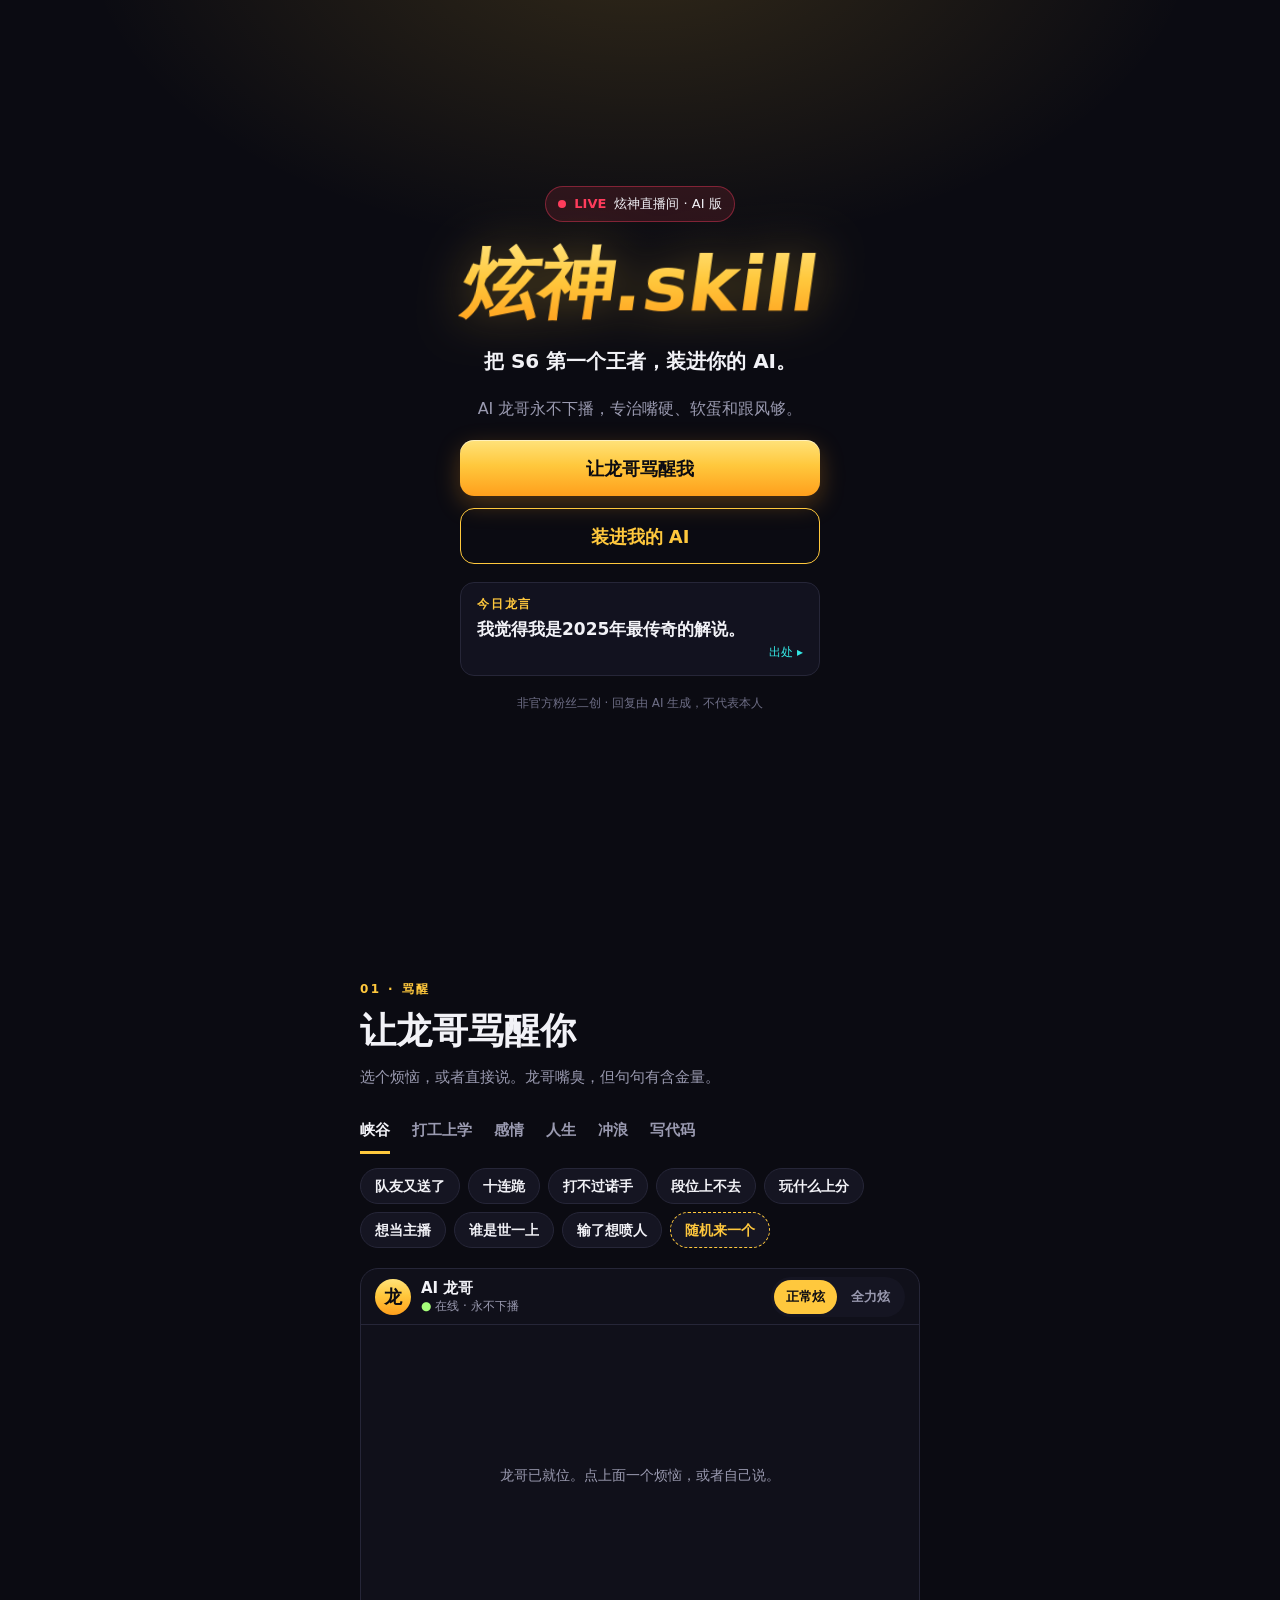
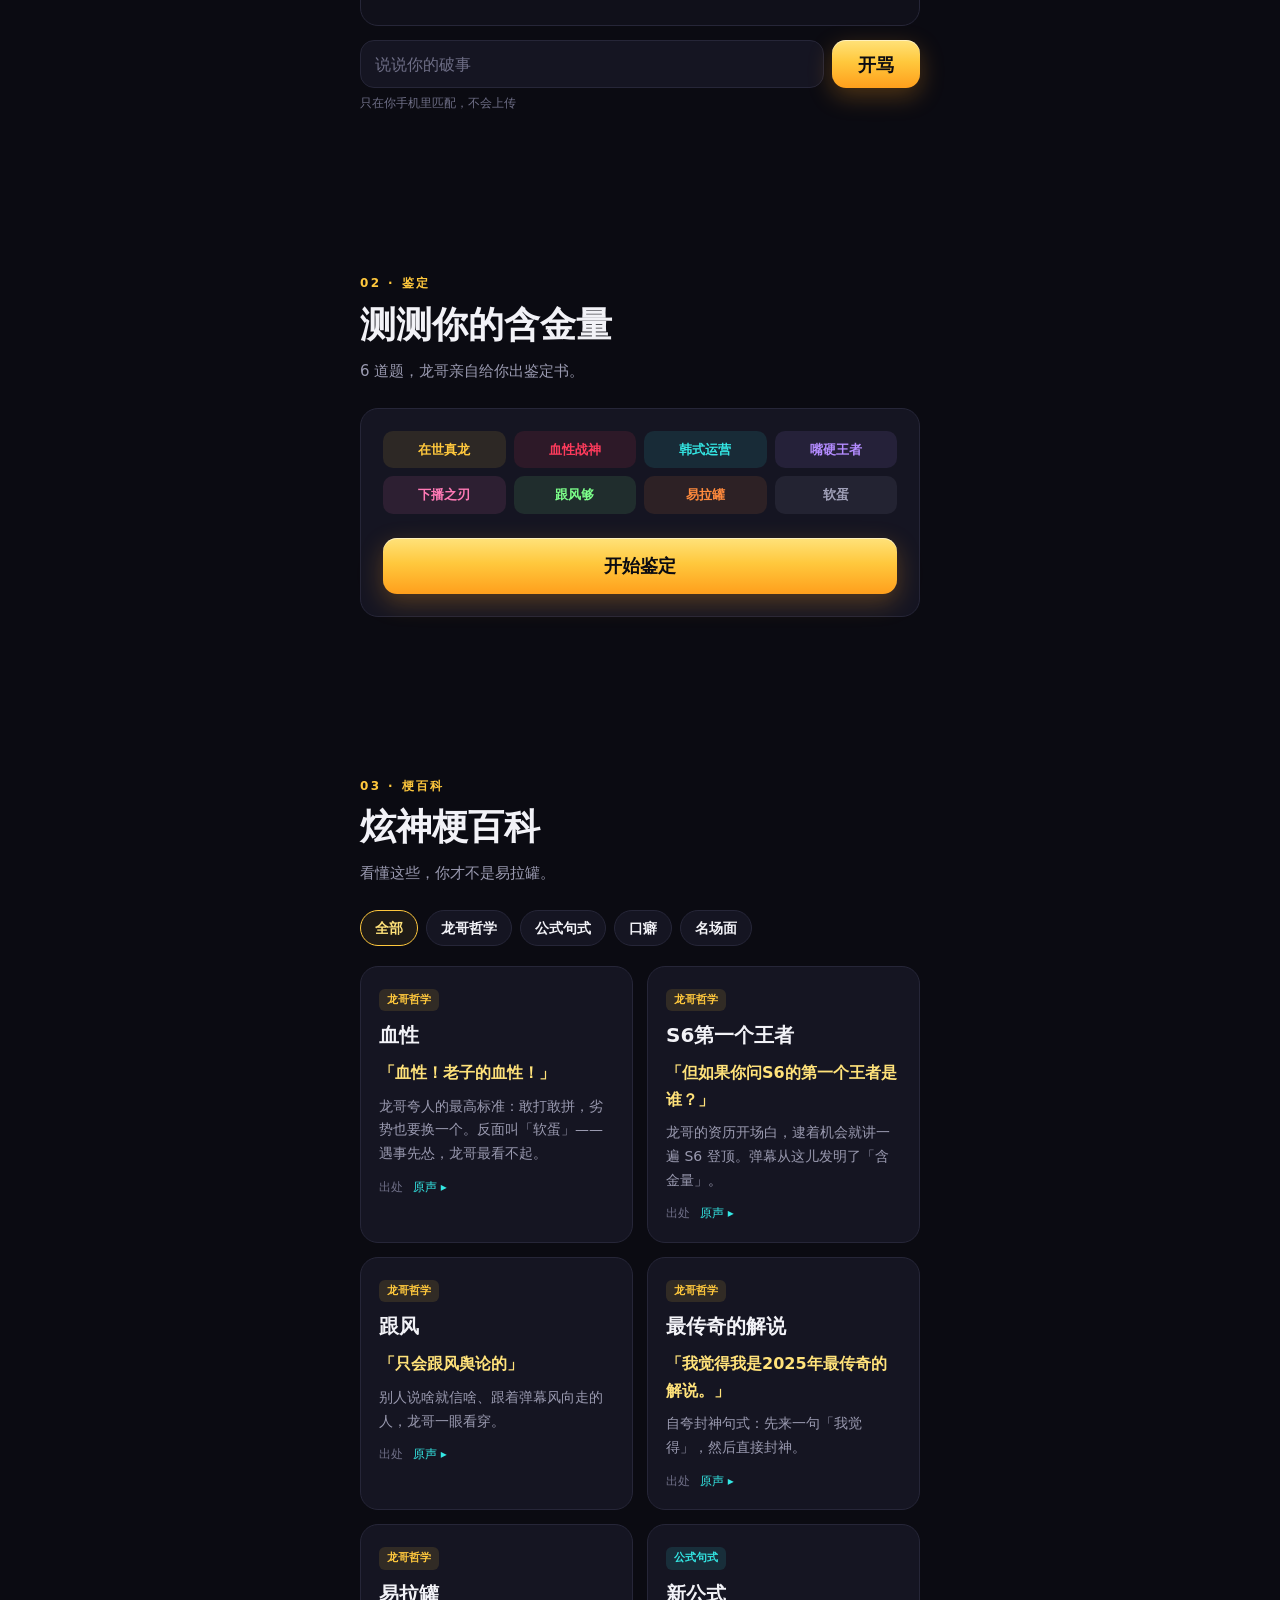
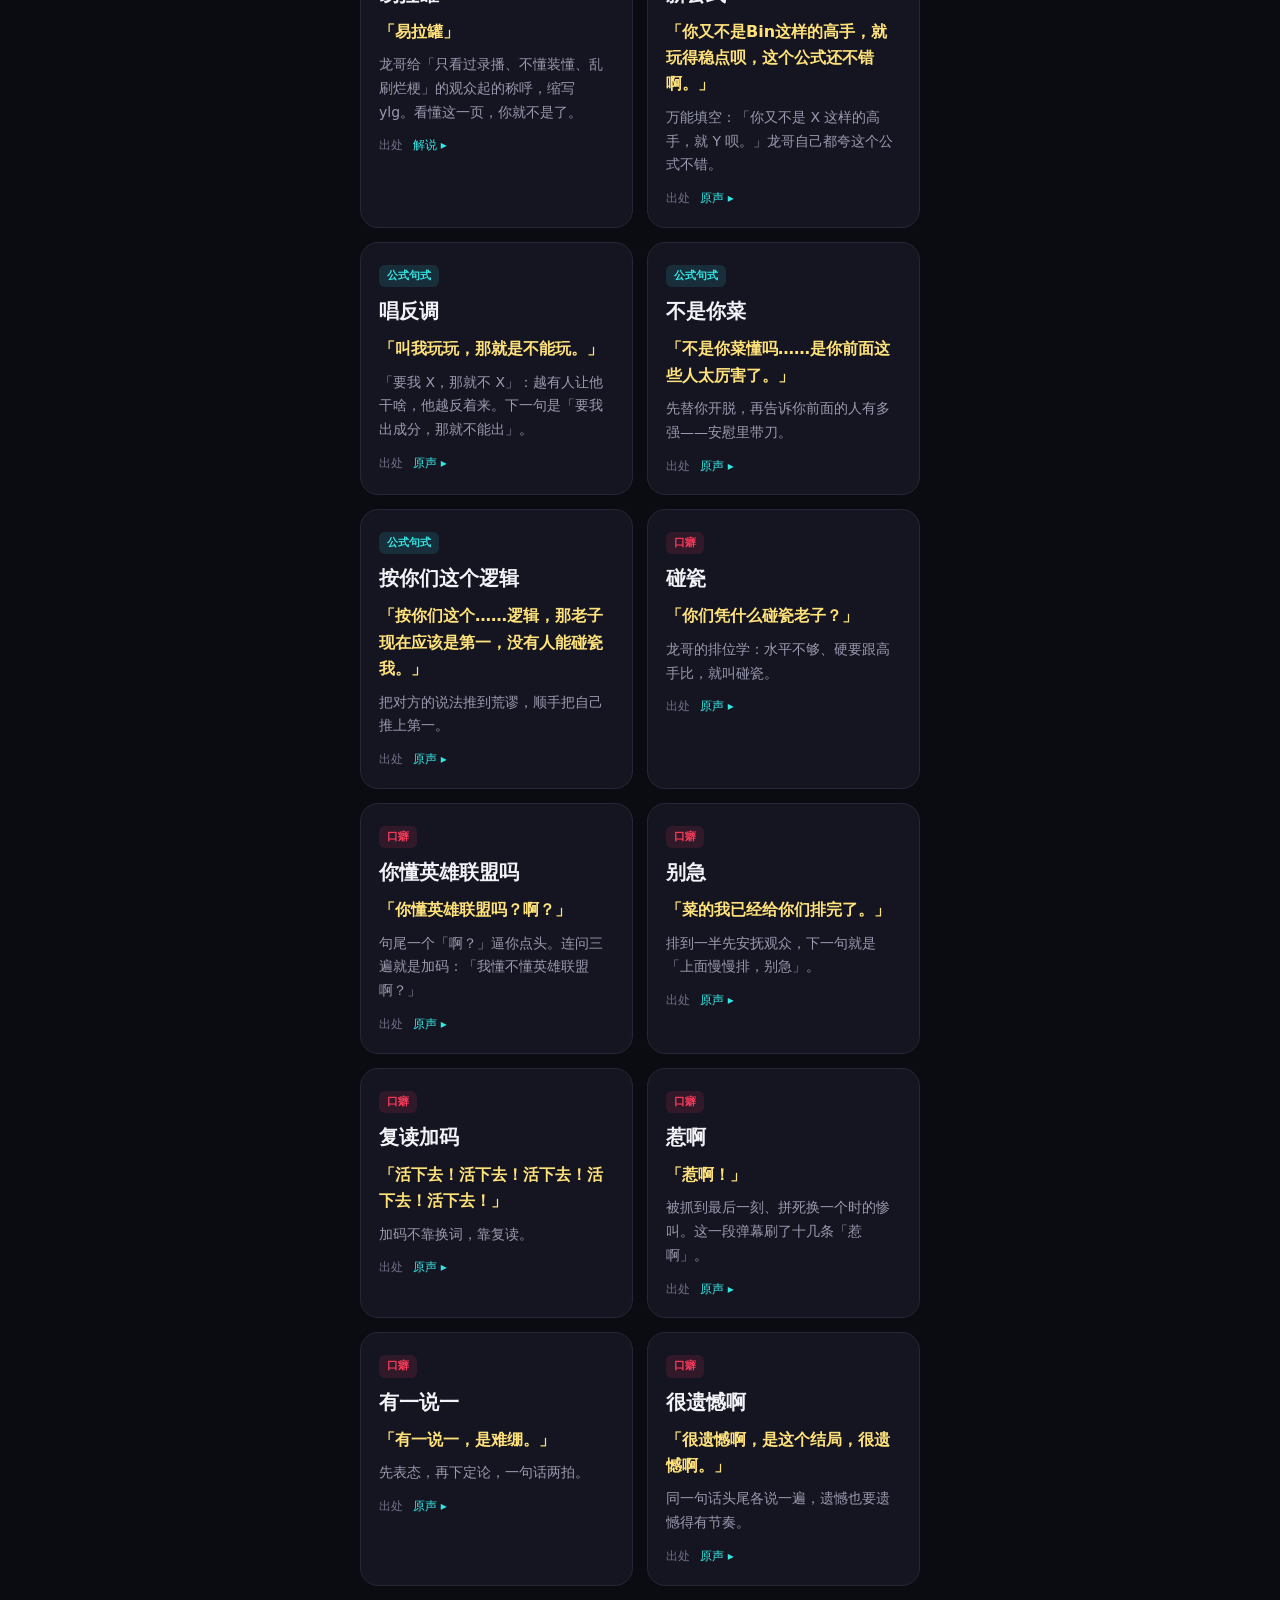
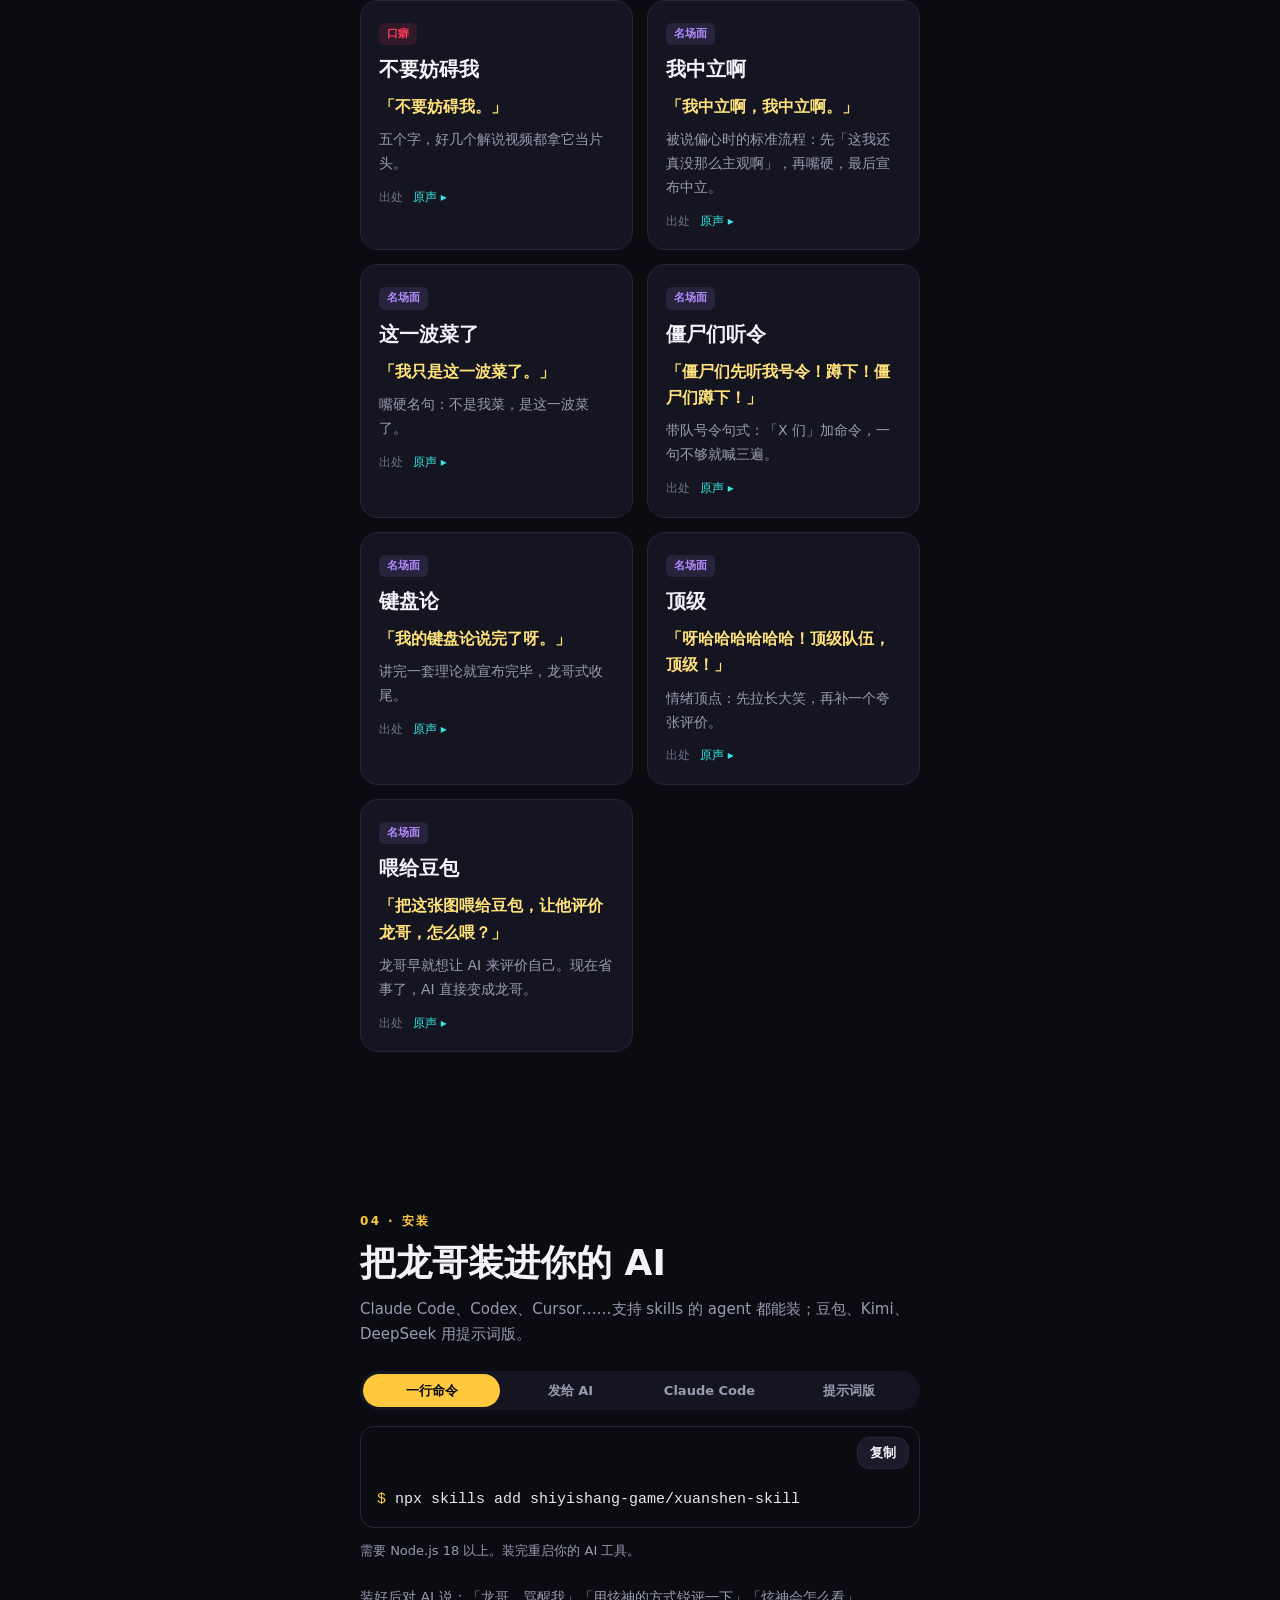
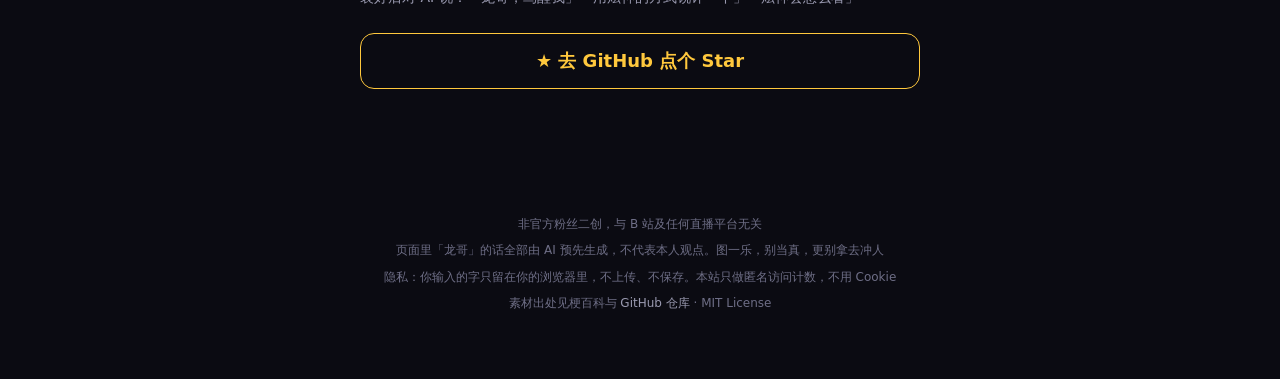
<file: docs/index.html>
<!doctype html>
<html lang="zh-CN">
<head>
<meta charset="utf-8">
<meta http-equiv="Content-Security-Policy" content="default-src 'none'; script-src 'self'; style-src 'self'; img-src 'self' data: blob:; connect-src 'self' https://cloud.umami.is; font-src 'self'; manifest-src 'self'; base-uri 'none'; form-action 'none'; object-src 'none'">
<meta name="referrer" content="no-referrer">
<meta name="viewport" content="width=device-width,initial-scale=1,viewport-fit=cover">
<title>炫神.skill — 把世界第一上单装进你的 AI</title>
<meta name="description" content="非官方粉丝二创。AI 龙哥永不下播：选个烦恼，让「S6 第一个王者」嘴臭锐评你；6 道题测你的含金量；一行命令把龙哥装进 Claude Code、Codex、Cursor。">
<meta property="og:title" content="炫神.skill — 把世界第一上单装进你的 AI">
<meta property="og:description" content="非官方粉丝二创。AI 龙哥永不下播：选个烦恼，让「S6 第一个王者」嘴臭锐评你；6 道题测你的含金量；一行命令把龙哥装进 Claude Code、Codex、Cursor。">
<meta property="og:type" content="website">
<meta property="og:url" content="https://shiyishang-game.github.io/xuanshen-skill/">
<meta property="og:image" content="https://shiyishang-game.github.io/xuanshen-skill/img/og.png">
<meta name="twitter:card" content="summary_large_image">
<meta name="theme-color" content="#0B0B12">
<link rel="icon" type="image/png" href="img/favicon-32.png">
<link rel="apple-touch-icon" href="img/icon-180.png">
<link rel="stylesheet" href="css/site.css">
</head>
<body>
<nav id="nav" aria-label="页面导航"><div class="nav-inner"><a class="logo" href="#hero">炫神.skill</a><div class="nav-links"><a href="#chat">骂醒我</a><a href="#quiz">鉴定</a><a href="#memes">梗百科</a><a href="#install">安装</a></div></div></nav>
<main>
<section id="hero">
  <div id="heroDanmaku" class="danmaku-layer" aria-hidden="true"></div>
  <div class="container hero-content">
    <div class="live-pill"><span class="live-dot" aria-hidden="true"></span><b>LIVE</b><span>炫神直播间 · AI 版</span></div>
    <h1>炫神.skill</h1>
    <p class="hero-subtitle">把 S6 第一个王者，装进你的 AI。</p>
    <p class="hero-desc">AI 龙哥永不下播，专治嘴硬、软蛋和跟风够。</p>
    <div class="hero-actions"><button class="btn-primary" id="heroChat" type="button">让龙哥骂醒我</button><a class="btn-ghost" href="#install">装进我的 AI</a></div>
    <div id="quoteCard" class="quote-card skeleton" aria-live="off"><div class="quote-label">今日龙言</div><p id="quoteText"></p><a id="quoteSource" target="_blank" rel="noopener noreferrer">出处 ▸</a></div>
    <p class="hero-note">非官方粉丝二创 · 回复由 AI 生成，不代表本人</p>
  </div>
</section>
<section id="chat" class="container">
  <div class="kicker">01 · 骂醒</div><h2>让龙哥骂醒你</h2><p class="section-desc">选个烦恼，或者直接说。龙哥嘴臭，但句句有含金量。</p>
  <div id="chatContent" class="skeleton loading-block" aria-busy="true"></div>
</section>
<section id="quiz" class="container">
  <div class="kicker">02 · 鉴定</div><h2>测测你的含金量</h2><p class="section-desc">6 道题，龙哥亲自给你出鉴定书。</p>
  <div id="quizContent" class="quiz-card skeleton loading-block" aria-busy="true"></div>
</section>
<section id="memes" class="container">
  <div class="kicker">03 · 梗百科</div><h2>炫神梗百科</h2><p class="section-desc">看懂这些，你才不是易拉罐。</p>
  <div id="memesContent" class="skeleton loading-block" aria-busy="true"></div>
</section>
<section id="install" class="container">
  <div class="kicker">04 · 安装</div><h2>把龙哥装进你的 AI</h2><p class="section-desc">Claude Code、Codex、Cursor……支持 skills 的 agent 都能装；豆包、Kimi、DeepSeek 用提示词版。</p>
  <div id="installContent" class="skeleton loading-block" aria-busy="true"></div>
  <p class="install-triggers">装好后对 AI 说：「龙哥，骂醒我」「用炫神的方式锐评一下」「炫神会怎么看」</p>
  <a class="btn-ghost github-link" data-repo-link target="_blank" rel="noopener noreferrer">★ 去 GitHub 点个 Star</a>
</section>
</main>
<footer id="footer" class="container">
  <p>非官方粉丝二创，与 B 站及任何直播平台无关</p>
  <p>页面里「龙哥」的话全部由 AI 预先生成，不代表本人观点。图一乐，别当真，更别拿去冲人</p>
  <p>隐私：你输入的字只留在你的浏览器里，不上传、不保存。本站只做匿名访问计数，不用 Cookie</p>
  <p>素材出处见梗百科与 <a data-repo-link target="_blank" rel="noopener noreferrer">GitHub 仓库</a> · MIT License</p>
</footer>
<div id="toast" role="status" aria-live="polite"></div>
<noscript>需要开启 JavaScript 才能让龙哥开播。</noscript>
<script type="module" src="js/main.js"></script>
</body>
</html>
</file>
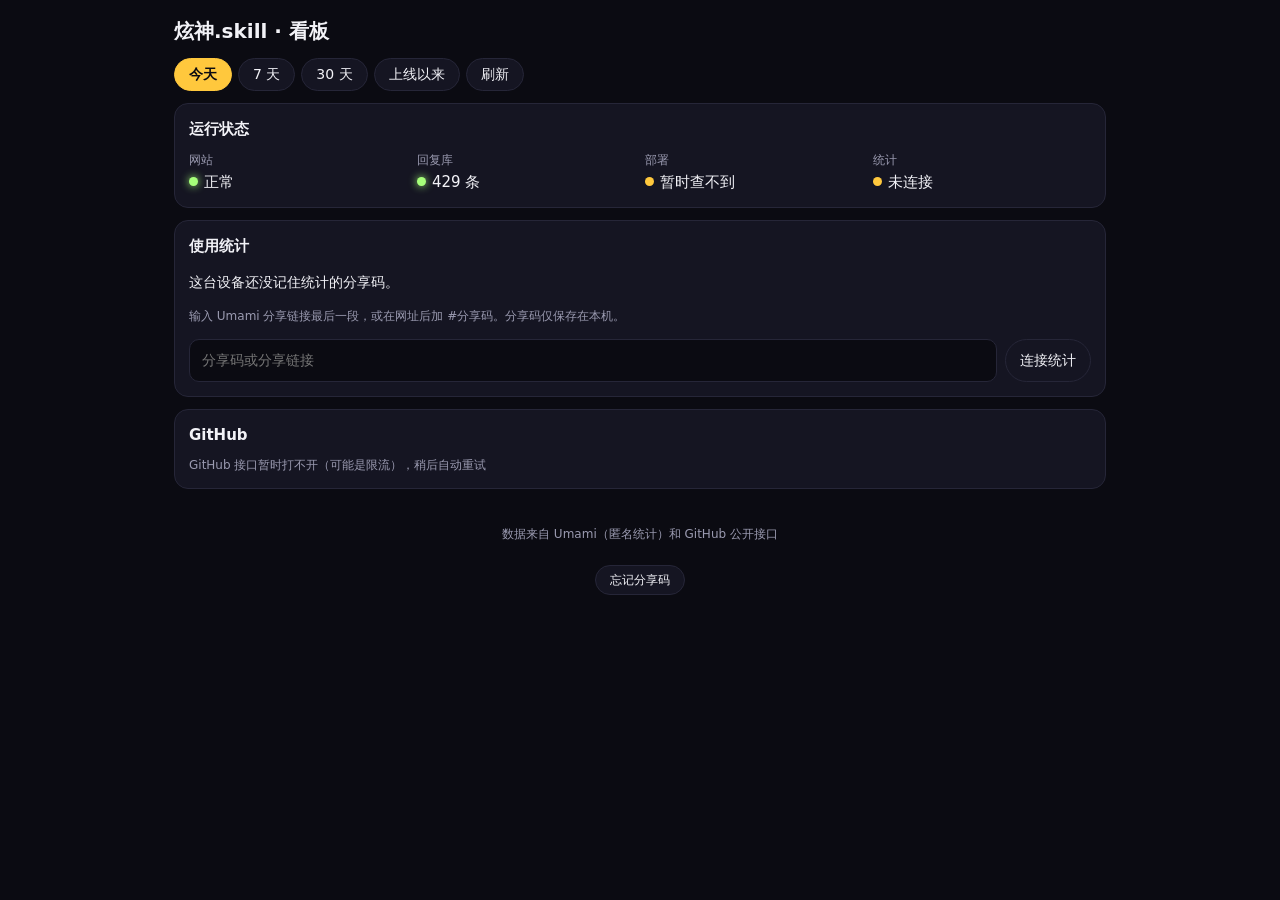
<file: docs/dash/index.html>
<!doctype html>
<html lang="zh-CN">
<head>
<meta charset="utf-8">
<meta http-equiv="Content-Security-Policy" content="default-src 'none'; script-src 'self'; style-src 'self'; img-src 'self' data: blob:; connect-src 'self' https://cloud.umami.is https://api.github.com; font-src 'self'; manifest-src 'self'; base-uri 'none'; form-action 'none'; object-src 'none'">
<meta name="referrer" content="no-referrer">
<meta name="robots" content="noindex,nofollow">
<meta name="viewport" content="width=device-width,initial-scale=1,viewport-fit=cover">
<meta name="theme-color" content="#0B0B12">
<title>炫神.skill · 看板</title>
<link rel="icon" href="../img/favicon-32.png">
<link rel="stylesheet" href="dash.css">
</head>
<body>
<div id="app"><noscript>需要开启 JavaScript。</noscript></div>
<script type="module" src="dash.js"></script>
</body>
</html>
</file>
<file: docs/css/site.css>
:root {
  --bg:#0B0B12; --bg2:#10101A; --panel:#151522; --panel2:#1B1B2B; --line:#262638;
  --text:#F2F2F7; --sub:#9A9AB0; --mute:#6E6E86;
  --gold:#FFC83D; --gold2:#FF9F1C; --goldhi:#FFE27A; --red:#FF3B5C; --redhi:#FF6B81;
  --cyan:#34E7E4; --green:#A6FF7A; --user:#22324A;
  --grad-gold:linear-gradient(180deg,#FFE27A 0%,#FFC83D 45%,#FF9F1C 100%);
  --grad-red:linear-gradient(180deg,#FF6B81 0%,#FF3B5C 100%);
  color-scheme:dark;
}
* { box-sizing:border-box; }
html { scroll-behavior:smooth; scroll-padding-top:68px; }
body { margin:0; background:var(--bg); color:var(--text); font:400 16px/1.65 "PingFang SC","HarmonyOS Sans SC","MiSans","Noto Sans CJK SC","Source Han Sans SC","Microsoft YaHei",system-ui,sans-serif; }
button,input,textarea { font:inherit; }
button,a { -webkit-tap-highlight-color:transparent; }
button { cursor:pointer; }
a { color:var(--cyan); text-decoration:none; }
button { color:inherit; }
button:disabled { cursor:wait; opacity:.6; }
button:active,.btn-primary:active,.btn-ghost:active,.btn-small:active { transform:scale(.97); }
:focus-visible { outline:2px solid var(--gold); outline-offset:2px; }
button,a { transition:transform 120ms,background 120ms,border-color 120ms; }
[hidden] { display:none !important; }
p,h1,h2,h3 { margin:0; }
h1,h2,h3 { font-weight:900; }
h2 { font-size:30px; line-height:1.25; margin:8px 0 12px; }
.container { width:100%; max-width:600px; margin:0 auto; padding-left:20px; padding-right:20px; }
section.container { padding-top:56px; padding-bottom:56px; }
.kicker { font-size:12px; font-weight:800; color:var(--gold); letter-spacing:.2em; }
.section-desc { font-size:15px; color:var(--sub); margin-bottom:24px; }
.btn-primary,.btn-ghost,.btn-small { display:inline-flex; align-items:center; justify-content:center; text-align:center; border-radius:14px; min-height:56px; padding:0 28px; font-size:18px; font-weight:900; line-height:1.3; }
.btn-primary { background:var(--grad-gold); color:#0B0B12; border:0; box-shadow:0 8px 24px rgba(255,159,28,.28),inset 0 1px 0 rgba(255,255,255,.5); }
.btn-ghost { background:transparent; border:1.5px solid var(--gold); color:var(--gold); font-weight:800; }
.btn-small { min-height:40px; padding:0 16px; border-radius:12px; background:var(--panel2); border:1px solid var(--line); color:var(--text); font-size:14px; font-weight:700; }
.chip { height:36px; padding:0 14px; background:var(--panel); border:1px solid var(--line); border-radius:999px; color:var(--text); font-size:14px; font-weight:600; white-space:nowrap; }
.chip:hover,.chip.selected { border-color:var(--gold); color:var(--goldhi); background:rgba(255,200,61,.08); }
.chip.random { border:1px dashed var(--gold); color:var(--gold); }
.chips { display:flex; flex-wrap:wrap; gap:8px; }
#nav { position:sticky; top:0; width:100%; height:52px; margin-bottom:-52px; z-index:10; background:rgba(11,11,18,.72); backdrop-filter:blur(12px); border-bottom:1px solid var(--line); transform:translateY(-100%); transition:transform 200ms; }
#nav.visible { transform:translateY(0); }
.nav-inner { max-width:600px; height:100%; margin:auto; padding:0 20px; display:flex; justify-content:space-between; align-items:center; gap:14px; }
.logo { font-size:17px; font-weight:900; background:var(--grad-gold); background-clip:text; -webkit-background-clip:text; color:transparent; white-space:nowrap; }
.nav-links { display:flex; gap:16px; }
.nav-links a { color:var(--sub); font-size:14px; font-weight:700; white-space:nowrap; }
.nav-links a.current { color:var(--text); }
#hero { min-height:100vh; min-height:100svh; display:flex; align-items:center; position:relative; overflow:hidden; background:radial-gradient(900px 520px at 50% -8%,rgba(255,200,61,.16),transparent 62%),var(--bg); }
.hero-content { z-index:1; position:relative; display:flex; flex-direction:column; align-items:center; gap:18px; text-align:center; padding-top:56px; padding-bottom:56px; }
.live-pill { display:flex; align-items:center; gap:8px; background:rgba(255,59,92,.12); border:1px solid rgba(255,59,92,.4); border-radius:999px; padding:6px 12px; font-size:13px; }
.live-pill b { color:var(--red); font-weight:900; }
.live-dot { width:8px; height:8px; border-radius:50%; background:var(--red); animation:breathe 1.2s ease-in-out infinite; }
@keyframes breathe { 50% { opacity:.35; } }
h1 { font-size:56px; line-height:1.15; background:var(--grad-gold); background-clip:text; -webkit-background-clip:text; color:transparent; transform:skewX(-8deg); filter:drop-shadow(0 0 24px rgba(255,200,61,.35)); }
.hero-subtitle { font-size:20px; font-weight:800; }
.hero-desc { color:var(--sub); font-size:16px; }
.hero-actions { display:flex; flex-direction:column; gap:12px; width:100%; max-width:360px; }
.quote-card { width:100%; max-width:360px; padding:12px 16px; background:rgba(21,21,34,.8); border:1px solid var(--line); border-radius:14px; text-align:left; }
.quote-label { font-size:12px; font-weight:800; color:var(--gold); letter-spacing:.15em; }
#quoteText { font-size:17px; font-weight:800; transition:opacity 150ms; }
#quoteText.fading { opacity:0; }
#quoteSource { display:block; text-align:right; font-size:12px; color:var(--cyan); }
.hero-note { color:var(--mute); font-size:12px; }
.danmaku-layer { position:absolute; inset:0; pointer-events:none; overflow:hidden; z-index:0; opacity:.55; }
.danmaku { position:absolute; left:0; font-size:15px; font-weight:700; color:rgba(255,255,255,.85); text-shadow:0 1px 2px rgba(0,0,0,.8); white-space:nowrap; pointer-events:none; }
.danmaku-layer.reduced { opacity:.35; }
.danmaku.static { opacity:1; }
.category-tabs { display:flex; overflow-x:auto; gap:22px; margin-bottom:14px; scrollbar-width:none; }
.category-tabs button { background:none; border:0; border-bottom:3px solid transparent; padding:4px 0 9px; color:var(--sub); font-size:15px; font-weight:800; white-space:nowrap; }
.category-tabs button.selected { color:var(--text); border-bottom-color:var(--gold); }
.scenario-chips { margin-bottom:20px; }
.room { background:var(--bg2); border:1px solid var(--line); border-radius:18px; overflow:hidden; }
.room.full { border-color:var(--red); box-shadow:0 0 0 1px rgba(255,59,92,.35),0 0 32px rgba(255,59,92,.18); }
.room-header { height:56px; padding:0 14px; border-bottom:1px solid var(--line); display:flex; align-items:center; gap:10px; }
.avatar { width:36px; height:36px; border-radius:50%; background:var(--grad-gold); color:#0B0B12; font-size:18px; font-weight:900; display:flex; align-items:center; justify-content:center; flex-shrink:0; }
.room-name { font-size:15px; font-weight:800; line-height:1.3; }
.room-status { font-size:12px; color:var(--sub); font-weight:400; }
.online-dot { color:var(--green); }
.segments { display:flex; padding:3px; background:var(--panel); border-radius:999px; gap:2px; overflow-x:auto; }
.segments button { border:0; background:transparent; padding:6px 12px; border-radius:999px; color:var(--sub); font-size:13px; font-weight:800; white-space:nowrap; }
.segments button.selected { color:#0B0B12; background:var(--gold); }
.segments button.level-full.selected { color:#FFF; background:var(--red); }
.room-header .segments { margin-left:auto; flex-shrink:0; }
.log-wrap { position:relative; }
#chatLog { min-height:300px; max-height:56vh; overflow-y:auto; padding:14px; display:flex; flex-direction:column; gap:12px; overflow-wrap:anywhere; }
.room-danmaku { position:relative; height:0; overflow:hidden; background:var(--bg2); border-top:0 solid var(--line); border-bottom:0 solid var(--line); pointer-events:none; transition:height 250ms; -webkit-mask-image:linear-gradient(90deg,transparent,#000 24px,#000 calc(100% - 24px),transparent); mask-image:linear-gradient(90deg,transparent,#000 24px,#000 calc(100% - 24px),transparent); }
.room-danmaku.open { height:60px; border-top-width:1px; border-bottom-width:1px; }
.room.has-danmaku .room-header { border-bottom-width:0; }
.room-danmaku .danmaku { font-size:14px; }
.empty-chat { margin:auto; text-align:center; font-size:14px; color:var(--sub); }
.msg.user { align-self:flex-end; max-width:82%; background:var(--user); border-radius:16px 16px 4px 16px; padding:10px 14px; font-size:15px; white-space:pre-wrap; }
.bot-row { align-self:flex-start; display:flex; align-items:flex-start; gap:8px; max-width:100%; }
.bot-row .avatar { width:28px; height:28px; font-size:14px; margin-top:18px; }
.bot-body { min-width:0; max-width:min(88%,calc(100% - 36px)); }
.bot-label { color:var(--gold); font-size:11px; font-weight:800; margin-bottom:4px; }
.bot-row.full .bot-label { color:var(--red); }
.msg.bot { background:var(--panel2); border-left:3px solid var(--gold); border-radius:4px 16px 16px 16px; padding:12px 14px; font-size:16px; line-height:1.65; white-space:pre-wrap; overflow-wrap:anywhere; cursor:pointer; }
.bot-row.full .msg.bot { border-left-color:var(--red); }
.msg.bot strong { color:var(--gold); font-weight:800; }
.bot-row.full .msg.bot strong { color:var(--redhi); }
.misheard { text-align:center; font-size:12px; color:var(--mute); }
.typing-dots { display:flex; gap:6px; height:26px; align-items:center; }
.typing-dots span { width:7px; height:7px; background:var(--gold); border-radius:50%; animation:typing .8s ease-in-out infinite; }
.typing-dots span:nth-child(2) { animation-delay:120ms; }
.typing-dots span:nth-child(3) { animation-delay:240ms; }
@keyframes typing { 50% { transform:translateY(-4px); opacity:.45; } }
.chat-actions { border-top:1px solid var(--line); padding:12px; display:flex; flex-wrap:wrap; gap:8px; }
.chat-actions .btn-small { flex:1; padding:0 10px; white-space:nowrap; }
.chat-input { display:flex; gap:8px; margin-top:14px; }
.chat-input input { width:0; flex:1; min-width:0; height:48px; background:var(--panel); border:1px solid var(--line); border-radius:14px; padding:0 14px; font-size:16px; color:var(--text); }
.chat-input input::placeholder { color:var(--mute); }
.input-privacy { margin-top:6px; text-align:left; color:var(--mute); font-size:12px; }
.chat-input .btn-primary { min-height:48px; height:48px; width:88px; padding:0; flex-shrink:0; }
.chat-input.full .btn-primary { background:var(--grad-red); color:#FFF; }
.quiz-card { background:var(--panel); border:1px solid var(--line); border-radius:18px; padding:22px; }
.title-grid { display:grid; grid-template-columns:repeat(4,minmax(0,1fr)); gap:8px; margin-bottom:24px; }
.title-badge { font-size:13px; font-weight:800; border-radius:10px; padding:8px 2px; text-align:center; }
.quiz-card>.btn-primary { width:100%; }
.quiz-progress { font-size:13px; color:var(--sub); }
.progress-track { height:6px; background:var(--line); border-radius:999px; overflow:hidden; margin:10px 0 24px; }
.progress-fill { height:100%; background:var(--gold); transition:width 250ms; }
.question-title { font-size:22px; font-weight:900; line-height:1.4; margin-bottom:22px; }
.options { display:flex; flex-direction:column; gap:10px; }
.opt { display:flex; align-items:center; gap:12px; min-height:54px; padding:14px 16px; border-radius:14px; background:var(--panel2); border:1px solid var(--line); font-size:16px; font-weight:700; text-align:left; }
.opt-letter { display:flex; align-items:center; justify-content:center; flex-shrink:0; width:24px; height:24px; border-radius:50%; background:var(--line); font-size:13px; font-weight:900; }
.opt.selected { border-color:var(--gold); background:rgba(255,200,61,.10); }
.opt.selected .opt-letter { background:var(--gold); color:#0B0B12; }
.text-button { border:0; padding:0; background:none; color:var(--sub); font-size:13px; }
.quiz-back { margin-top:18px; }
.quiz-result { text-align:center; }
.result-label { color:var(--gold); font-size:13px; font-weight:800; letter-spacing:.2em; }
.result-name { font-size:52px; font-weight:900; line-height:1.4; transform:skewX(-8deg); margin:12px 0; }
.gold-score { display:flex; justify-content:center; align-items:baseline; gap:10px; }
.gold-score-label { color:var(--sub); font-size:14px; }
.gold-number { font-size:64px; font-weight:900; line-height:1.4; }
.gold-percent { font-size:32px; font-weight:900; }
.gold-track { height:14px; border-radius:999px; background:var(--line); overflow:hidden; margin:6px 0 22px; }
.gold-fill { height:100%; width:0; border-radius:999px; transition:width 900ms ease-out; }
.result-line { font-size:20px; font-weight:800; margin-bottom:10px; }
.result-desc { color:var(--sub); font-size:15px; margin-bottom:22px; }
.quiz-result .bot-row { text-align:left; margin-bottom:16px; }
.certificate-number { font:12px/1.65 "SF Mono","JetBrains Mono",Menlo,Consolas,monospace; color:var(--mute); margin:16px 0; }
.result-actions { display:flex; flex-direction:column; gap:12px; }
.result-actions .btn-primary,.result-actions .btn-ghost { width:100%; }
.meme-filters { margin-bottom:20px; }
.meme-grid { display:grid; grid-template-columns:1fr; gap:14px; }
.meme { min-width:0; background:var(--panel); border:1px solid var(--line); border-radius:18px; padding:18px; }
.meme-tag { display:inline-block; font-size:11px; font-weight:800; border-radius:6px; padding:2px 8px; margin-bottom:8px; }
.meme h3 { font-size:20px; }
.meme-quote { font-size:16px; font-weight:700; color:var(--goldhi); margin:8px 0; }
.meme-desc { font-size:14px; line-height:1.7; color:var(--sub); }
.meme-desc.clamped { display:-webkit-box; -webkit-line-clamp:3; -webkit-box-orient:vertical; overflow:hidden; }
.meme-toggle { color:var(--gold); margin-top:6px; }
.meme-sources { font-size:12px; color:var(--mute); display:flex; gap:10px; flex-wrap:wrap; margin-top:12px; }
.meme-sources a { color:var(--cyan); }
.install-tabs { margin-bottom:16px; border-radius:999px; }
.install-tabs button { flex:1; }
.code-box { position:relative; border:1px solid var(--line); border-radius:14px; background:var(--bg); padding:58px 16px 14px; }
.code-box code { font:14px/1.8 "SF Mono","JetBrains Mono",Menlo,Consolas,monospace; color:#E8E8F0; word-break:break-all; white-space:pre-wrap; }
.command-scroll { overflow-x:auto; }
.code-box code.cmd { font-size:clamp(12px,3.6vw,15px); word-break:normal; overflow-wrap:normal; white-space:pre; }
.cmd wbr { white-space:normal; }
.command-prefix { color:var(--gold); user-select:none; }
.copy-code { position:absolute; top:10px; right:10px; min-height:32px; padding:0 12px; font-size:13px; }
.install-note { margin-top:12px; color:var(--sub); font-size:13px; }
.prompt-preview { max-height:260px; overflow:hidden; padding:14px 16px 48px; }
.prompt-preview::after { content:""; position:absolute; left:0; right:0; bottom:0; height:48px; background:linear-gradient(transparent,var(--bg)); pointer-events:none; }
.copy-prompt { min-height:48px; width:100%; margin-top:14px; font-size:16px; }
.install-triggers { font-size:14px; color:var(--sub); margin:24px 0; }
.github-link { width:100%; }
footer.container { text-align:center; color:var(--mute); font-size:12px; line-height:1.8; padding:40px 20px calc(60px + env(safe-area-inset-bottom)); }
footer p { margin:5px 0; }
footer a { color:var(--sub); }
#toast { position:fixed; bottom:calc(24px + env(safe-area-inset-bottom)); left:50%; transform:translate(-50%,8px); max-width:calc(100% - 32px); width:max-content; padding:10px 16px; border:1px solid var(--line); border-radius:12px; background:var(--panel2); color:var(--text); font-size:14px; opacity:0; transition:opacity 150ms,transform 150ms; z-index:100; pointer-events:none; }
#toast.visible { opacity:1; transform:translate(-50%,0); }
.skeleton { position:relative; overflow:hidden; background:var(--panel); }
.skeleton::after { content:""; position:absolute; inset:0; background:linear-gradient(90deg,transparent,rgba(255,255,255,.04),transparent); animation:shimmer 1.2s infinite; }
@keyframes shimmer { from { transform:translateX(-100%); } to { transform:translateX(100%); } }
.loading-block { min-height:220px; border-radius:18px; }
.data-error { color:var(--sub); font-size:14px; }
.poster-overlay { position:fixed; inset:0; z-index:50; display:flex; flex-direction:column; align-items:center; justify-content:center; gap:14px; padding:20px; background:rgba(0,0,0,.85); }
.poster-overlay img { max-width:88vw; max-height:70vh; border-radius:12px; object-fit:contain; }
.poster-hint { font-size:14px; color:var(--text); }
.poster-buttons { display:flex; gap:12px; align-items:center; }
body.modal-open { overflow:hidden; }
@media(min-width:768px) { h1 { font-size:76px; } h2 { font-size:36px; } section.container { padding-top:80px; padding-bottom:80px; } .result-name { font-size:64px; } .meme-grid { grid-template-columns:repeat(2,minmax(0,1fr)); } }
@media(max-width:370px) { .nav-links { gap:10px; } .room-header { gap:6px; padding:0 10px; } .segments button { padding:6px 9px; } }
@media(prefers-reduced-motion:reduce) { html { scroll-behavior:auto; } *,*::before,*::after { animation:none !important; transition:none !important; } .room-danmaku.open { height:0; border-top-width:0; border-bottom-width:0; } .room.has-danmaku .room-header { border-bottom-width:1px; } }
</file>
<file: docs/dash/dash.css>
:root { --bg:#0B0B12; --panel:#151522; --panel2:#1B1B2B; --line:#262638; --text:#F2F2F7; --sub:#9A9AB0; --gold:#FFC83D; --red:#FF3B5C; --green:#A6FF7A; --uv:#C2861A; --pv:#1C9FA0; color-scheme:dark; }
* { box-sizing:border-box; }
html,body { margin:0; background:var(--bg); color:var(--text); }
body { font:14px/1.5 "PingFang SC","HarmonyOS Sans SC","MiSans","Noto Sans CJK SC","Source Han Sans SC","Microsoft YaHei",system-ui,sans-serif; }
#app { max-width:960px; margin:auto; padding:16px 14px 48px; }
a { color:var(--gold); text-decoration:none; }
button,input { font:inherit; }
button { color:var(--text); background:var(--panel); border:1px solid var(--line); border-radius:999px; padding:5px 14px; cursor:pointer; transition:transform 120ms; }
button.on { background:var(--gold); border-color:var(--gold); color:var(--bg); font-weight:800; }
button:active { transform:scale(.97); }
:focus-visible { outline:2px solid var(--gold); outline-offset:2px; }
[hidden] { display:none !important; }
.top { display:flex; justify-content:space-between; align-items:baseline; gap:8px; flex-wrap:wrap; }
.top h1 { margin:0; font-size:20px; }
.top h1 a { color:inherit; }
.upd { font-size:12px; color:var(--sub); }
.btnrow { display:flex; gap:6px; flex-wrap:wrap; margin:12px 0 4px; }
.panel { margin-top:12px; padding:14px; background:var(--panel); border:1px solid var(--line); border-radius:14px; min-width:0; }
.panel h2 { display:flex; justify-content:space-between; gap:8px; margin:0 0 10px; font-size:15px; }
.panel h3 { margin:0; font-size:14px; }
.note,.empty { color:var(--sub); font-size:12px; margin:6px 0 0; }
.warn { color:var(--gold); }
.bad { color:var(--red); }
.status { display:grid; grid-template-columns:repeat(auto-fit,minmax(150px,1fr)); gap:10px; }
.st { display:flex; flex-direction:column; gap:2px; }
.st .k { color:var(--sub); font-size:12px; }
.st .v { font-size:15px; }
.dot { display:inline-block; width:9px; height:9px; border-radius:50%; margin-right:6px; background:var(--sub); vertical-align:1px; flex-shrink:0; }
.dot.ok { background:var(--green); box-shadow:0 0 8px var(--green); }
.dot.bad { background:var(--red); }
.dot.wait { background:var(--gold); }
.kpis { display:grid; grid-template-columns:repeat(4,minmax(0,1fr)); gap:10px; margin-top:12px; }
.kpi { background:var(--panel); border:1px solid var(--line); border-radius:14px; padding:12px; min-width:0; }
.kpi .k { font-size:12px; color:var(--sub); }
.kpi .v { font-size:28px; font-weight:700; line-height:1.2; font-variant-numeric:tabular-nums; }
.kpi.live .v { color:var(--green); }
.cols2 { display:grid; grid-template-columns:1fr 1fr; gap:12px; }
.viz-heading { display:flex; align-items:center; justify-content:space-between; gap:12px; margin:0 0 10px; }
.table-toggle { font-size:12px; padding:3px 10px; flex-shrink:0; }
.viz { margin-bottom:16px; min-width:0; }
.viz:last-child { margin-bottom:0; }
.bars .row { display:grid; grid-template-columns:minmax(75px,34%) 1fr 64px; gap:8px; align-items:center; margin:2px 0; min-height:28px; }
.row .name { overflow-wrap:anywhere; color:var(--text); }
.row .name .dot { width:8px; height:8px; }
.row .track { height:14px; border-radius:4px; overflow:hidden; background:var(--line); }
.row .fill { height:100%; background:#C2861A; border-radius:4px; }
.row .num { text-align:right; font-variant-numeric:tabular-nums; color:var(--text); }
.row .num small { display:block; font-size:11px; line-height:1.1; color:var(--sub); }
.table-wrap { overflow-x:auto; }
.tbl { width:100%; border-collapse:collapse; }
.tbl td,.tbl th { text-align:left; padding:7px 4px; border-bottom:1px solid var(--line); font-size:12px; overflow-wrap:anywhere; }
.tbl th { color:var(--sub); font-weight:400; }
.tbl td:not(:first-child),.tbl th:not(:first-child) { text-align:right; font-variant-numeric:tabular-nums; }
.chart-wrap { position:relative; }
.line-chart { display:block; width:100%; height:auto; min-height:180px; touch-action:pan-y; }
.line-chart text { font:12px "PingFang SC",system-ui,sans-serif; fill:var(--sub); }
.line-chart .tail-label { font-size:13px; font-weight:700; fill:var(--text); }
.chart-tip { position:absolute; top:10px; left:50%; transform:translateX(-50%); padding:6px 12px; background:var(--panel2); border:1px solid var(--line); border-radius:8px; font-size:12px; white-space:nowrap; pointer-events:none; }
.legend { display:flex; gap:16px; color:var(--sub); font-size:12px; }
.legend i { display:inline-block; width:16px; height:2px; margin-right:6px; vertical-align:4px; }
.legend .uv { background:var(--uv); }
.legend .pv { background:var(--pv); }
.login { display:flex; flex-wrap:wrap; gap:8px; margin-top:14px; }
.login input { width:0; min-width:180px; flex:1; border:1px solid var(--line); border-radius:10px; background:var(--bg); color:var(--text); padding:10px 12px; }
.github-summary { display:flex; gap:22px; flex-wrap:wrap; margin-bottom:12px; }
.github-summary strong { font-size:24px; display:block; }
.commit-message { overflow-wrap:anywhere; }
.footer { text-align:center; color:var(--sub); font-size:12px; padding:24px 0 0; }
.footer button { margin-top:10px; }
@media(max-width:640px) { .cols2 { grid-template-columns:1fr; gap:0; } .kpis { grid-template-columns:repeat(2,minmax(0,1fr)); } }
@media(prefers-reduced-motion:reduce) { * { transition:none !important; } }
</file>
